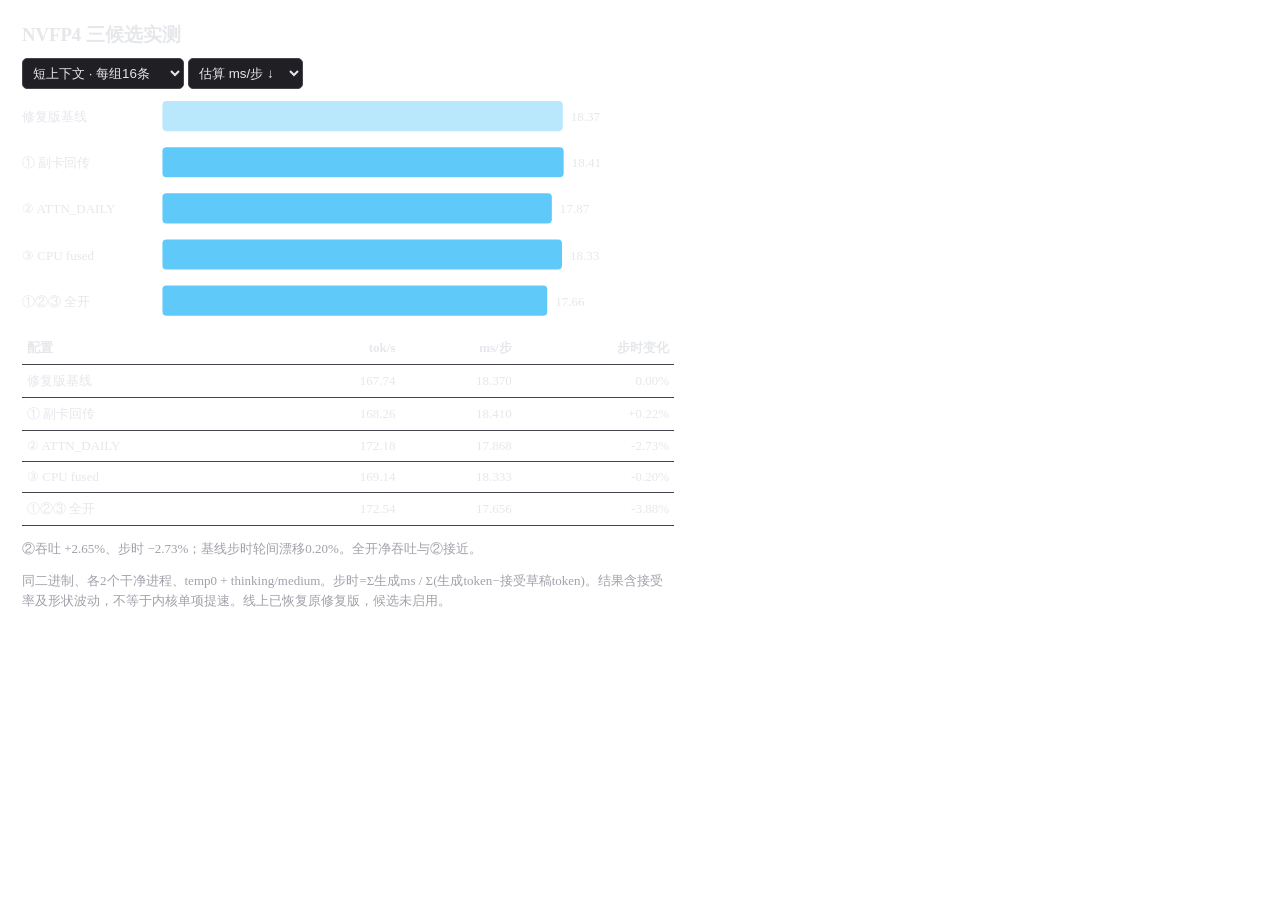
<file: research/nvfp4-opt123-20261019/comparison.html>
<!doctype html><meta charset="utf-8"><style>
.wrap{width:min(680px,100%);box-sizing:border-box;padding:14px;color:var(--foreground, #e5e7eb)}h3{margin:0 0 10px}p{color:var(--muted-foreground, #a1a1aa);line-height:1.5;font-size:13px}select{color:var(--foreground, #e5e7eb);background:var(--card, #202024);border:1px solid var(--border, #44444c);border-radius:5px;padding:6px}svg{width:100%;height:auto;display:block}text{fill:var(--foreground, #e5e7eb)}table{width:100%;border-collapse:collapse;font-size:13px}td,th{padding:7px 5px;border-bottom:1px solid var(--border, #44444c);text-align:right}td:first-child,th:first-child{text-align:left}</style>
<div class="wrap"><h3>NVFP4 三候选实测</h3><select id="ctx"><option value="short">短上下文 · 每组16条</option><option value="long">137K上下文 · 每组4条</option></select> <select id="metric"><option value="ms_step">估算 ms/步 ↓</option><option value="tps">池化 tok/s ↑</option><option value="accept">草稿接受率 %</option></select><svg id="chart" viewBox="0 0 650 242" role="img" aria-label="实测配置对比"></svg><table><thead><tr><th>配置</th><th>tok/s</th><th>ms/步</th><th>步时变化</th></tr></thead><tbody id="body"></tbody></table><p id="note"></p><p>同二进制、各2个干净进程、temp0 + thinking/medium。步时=Σ生成ms / Σ(生成token−接受草稿token)。结果含接受率及形状波动，不等于内核单项提速。线上已恢复原修复版，候选未启用。</p></div><script>
const data={"base": {"short": {"n": 16, "tps": 167.74277872173573, "ms_step": 18.369747899159663, "accept": 78.48089806264711, "helper_wait_ms_step": 1.531812725090036, "gen": 12834, "gen_ms": 76510, "accepted": 8669, "drafted": 11046, "steps_est": 4165, "c1_wait_ms": 6380, "tps_change_pct": 0.0, "step_change_pct": 0.0}, "long": {"n": 4, "tps": 141.8680094901467, "ms_step": 17.88138528138528, "accept": 73.40777502067824, "helper_wait_ms_step": 1.6207792207792209, "gen": 2930, "gen_ms": 20653, "accepted": 1775, "drafted": 2418, "steps_est": 1155, "c1_wait_ms": 1872, "cold_prefill_tps": 6905.415234894279, "tps_change_pct": 0.0, "step_change_pct": 0.0}}, "helper": {"short": {"n": 16, "tps": 168.26352046876238, "ms_step": 18.409620991253643, "accept": 79.18921397780427, "helper_wait_ms_step": 1.4390184645286686, "gen": 12750, "gen_ms": 75774, "accepted": 8634, "drafted": 10903, "steps_est": 4116, "c1_wait_ms": 5923, "tps_change_pct": 0.3104406347593125, "step_change_pct": 0.21705846107884508}, "long": {"n": 4, "tps": 149.69119081157223, "ms_step": 18.23913043478261, "accept": 75.57186016400517, "helper_wait_ms_step": 1.5355731225296443, "gen": 2763, "gen_ms": 18458, "accepted": 1751, "drafted": 2317, "steps_est": 1012, "c1_wait_ms": 1554, "cold_prefill_tps": 6927.482260580746, "tps_change_pct": 5.514408321890829, "step_change_pct": 2.0006568158326354}}, "attn": {"short": {"n": 16, "tps": 172.1848943576459, "ms_step": 17.868370298939247, "accept": 78.50893182646738, "helper_wait_ms_step": 1.496383799421408, "gen": 12762, "gen_ms": 74118, "accepted": 8614, "drafted": 10972, "steps_est": 4148, "c1_wait_ms": 6207, "tps_change_pct": 2.6481710090656696, "step_change_pct": -2.7293657102575253}, "long": {"n": 4, "tps": 154.22157149829184, "ms_step": 17.663793103448278, "accept": 77.15387912558937, "helper_wait_ms_step": 1.5775862068965518, "gen": 2844, "gen_ms": 18441, "accepted": 1800, "drafted": 2333, "steps_est": 1044, "c1_wait_ms": 1647, "cold_prefill_tps": 6888.482998473741, "tps_change_pct": 8.70778553427376, "step_change_pct": -1.216864211093982}}, "pool": {"short": {"n": 16, "tps": 169.13989719465624, "ms_step": 18.332606589147286, "accept": 79.16020082154267, "helper_wait_ms_step": 1.5026647286821706, "gen": 12800, "gen_ms": 75677, "accepted": 8672, "drafted": 10955, "steps_est": 4128, "c1_wait_ms": 6203, "tps_change_pct": 0.832893364213394, "step_change_pct": -0.2021873692348075}, "long": {"n": 4, "tps": 149.48962792229173, "ms_step": 18.96149843912591, "accept": 77.39244951712028, "helper_wait_ms_step": 1.514047866805411, "gen": 2724, "gen_ms": 18222, "accepted": 1763, "drafted": 2278, "steps_est": 961, "c1_wait_ms": 1455, "cold_prefill_tps": 6889.68968968969, "tps_change_pct": 5.37233056242632, "step_change_pct": 6.04043333748332}}, "all": {"short": {"n": 16, "tps": 172.5355924863314, "ms_step": 17.656391875746714, "accept": 78.18862412124533, "helper_wait_ms_step": 1.4140979689366786, "gen": 12749, "gen_ms": 73892, "accepted": 8564, "drafted": 10953, "steps_est": 4185, "c1_wait_ms": 5918, "tps_change_pct": 2.8572399963317396, "step_change_pct": -3.8833196151025096}, "long": {"n": 4, "tps": 152.0582165743456, "ms_step": 17.113382899628252, "accept": 74.37446074201898, "helper_wait_ms_step": 1.5492565055762082, "gen": 2800, "gen_ms": 18414, "accepted": 1724, "drafted": 2318, "steps_est": 1076, "c1_wait_ms": 1667, "cold_prefill_tps": 6936.383563024363, "tps_change_pct": 7.1828787341283284, "step_change_pct": -4.294982573618212}}}; const labels={"base": "修复版基线", "helper": "① 副卡回传", "attn": "② ATTN_DAILY", "pool": "③ CPU fused", "all": "①②③ 全开"};
function render(){const c=document.getElementById('ctx').value,m=document.getElementById('metric').value,keys=Object.keys(data),max=Math.max(...keys.map(k=>data[k][c][m]));document.getElementById('chart').innerHTML=keys.map((k,i)=>{const v=data[k][c][m],y=12+i*46;return `<text x="0" y="${y+20}" font-size="13">${labels[k]}</text><rect x="140" y="${y}" width="${v/max*400}" height="30" rx="4" fill="var(--accent, #38bdf8)" opacity="${k==='base'?.35:.8}"/><text x="${148+v/max*400}" y="${y+20}" font-size="13">${v.toFixed(2)}</text>`}).join('');document.getElementById('body').innerHTML=keys.map(k=>{const d=data[k][c];return `<tr><td>${labels[k]}</td><td>${d.tps.toFixed(2)}</td><td>${d.ms_step.toFixed(3)}</td><td>${d.step_change_pct>0?'+':''}${d.step_change_pct.toFixed(2)}%</td></tr>`}).join('');document.getElementById('note').textContent=c==='short'?'②吞吐 +2.65%、步时 −2.73%；基线步时轮间漂移0.20%。全开净吞吐与②接近。':'②吞吐 +8.71%，但接受率上升；步时只降1.22%，小于基线1.79%的轮间变化。不能说内核提速9%。';}
document.getElementById('ctx').onchange=render;document.getElementById('metric').onchange=render;render();
</script>
</file>
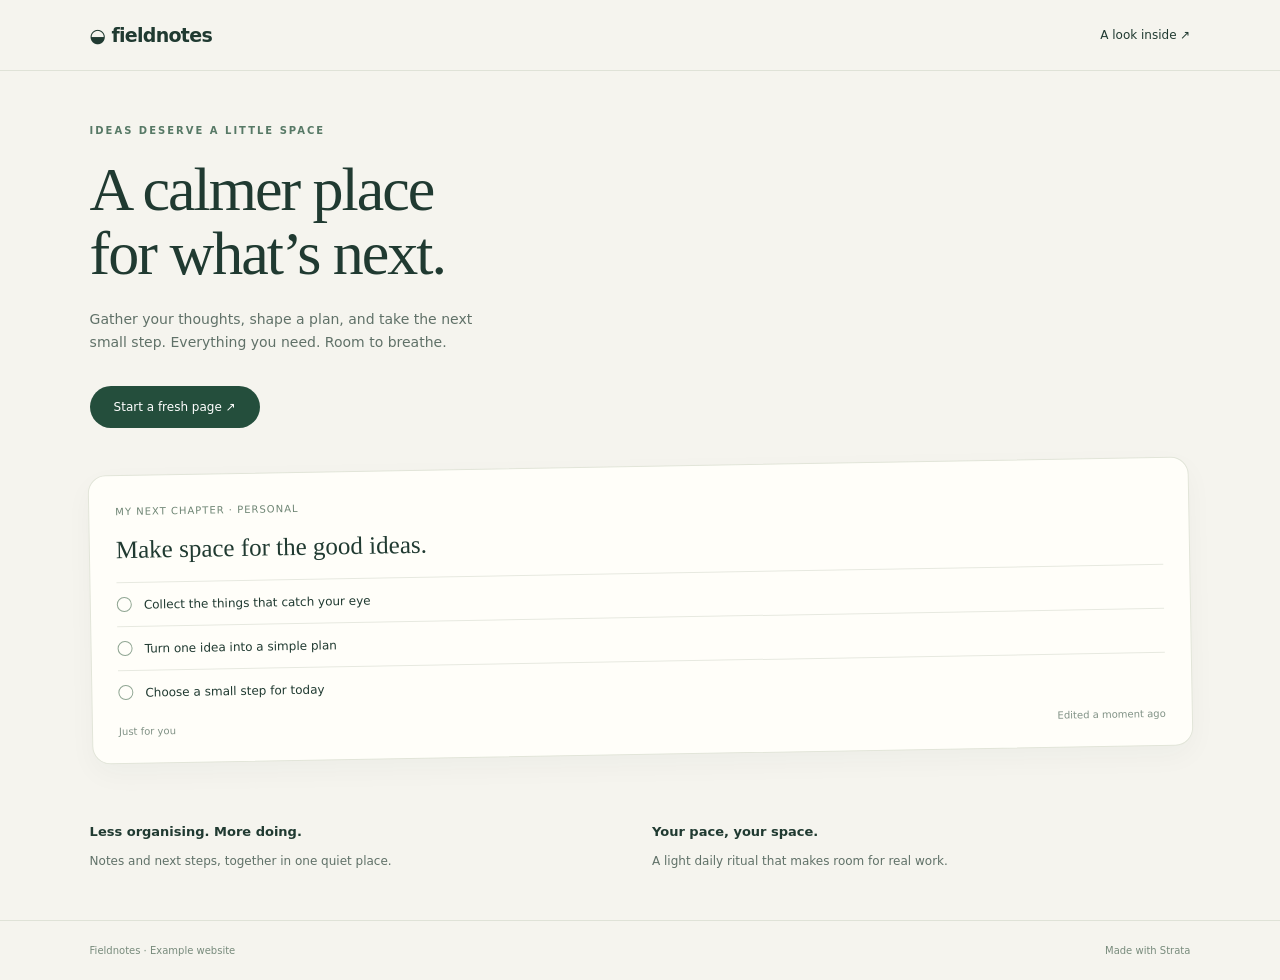
<file: apps/host/public/examples/fieldnotes.html>
<!doctype html><html lang="en"><meta charset="UTF-8"><meta name="viewport" content="width=device-width,initial-scale=1"><title>Fieldnotes — a calmer place for ideas</title><style>*{box-sizing:border-box}body{margin:0;background:#f5f4ee;color:#203a31;font-family:system-ui,sans-serif;font-size:14px}nav{display:flex;align-items:center;justify-content:space-between;padding:24px 7%;border-bottom:1px solid #dfe2d7}nav strong{font-size:19px;letter-spacing:-.7px}a{color:inherit;text-decoration:none}nav a{font-size:12px}main{padding:54px 7% 36px}.eyebrow{text-transform:uppercase;font-size:10px;letter-spacing:2px;font-weight:700;color:#577966}h1{font-family:Georgia,serif;font-size:clamp(38px,7vw,62px);line-height:1.03;letter-spacing:-2px;font-weight:400;max-width:540px;margin:22px 0}p{color:#607168;line-height:1.65;max-width:420px}.cta{background:#244e3c;color:white;border:0;border-radius:28px;padding:14px 24px;font:inherit;font-size:12px;margin:18px 0 38px;cursor:pointer}.note{background:#fffef9;border:1px solid #e2e5d9;border-radius:18px;padding:26px;transform:rotate(-1deg);box-shadow:0 10px 28px #203a3109}.note small{font-size:10px;text-transform:uppercase;letter-spacing:1px;color:#6e8574}.note h2{font:25px Georgia,serif;margin:18px 0}.line{display:flex;align-items:center;gap:12px;border-top:1px solid #e7e9e0;padding:14px 0;font-size:12px}.circle{width:15px;height:15px;border:1px solid #90a693;border-radius:50%}.note footer{display:flex;justify-content:space-between;margin-top:12px;color:#819286;font-size:10px}.features{display:grid;grid-template-columns:1fr 1fr;gap:24px;margin-top:36px}.features h3{font-size:13px}.features p{font-size:12px}body>footer{padding:24px 7%;border-top:1px solid #dfe2d7;font-size:10px;color:#788b7c;display:flex;justify-content:space-between}#feedback{min-height:20px;font-size:12px}@media(max-width:400px){main{padding-top:36px}.features{grid-template-columns:1fr}h1{font-size:40px}}</style><nav><strong>◒ fieldnotes</strong><a href="#inside">A look inside ↗</a></nav><main><div class="eyebrow">Ideas deserve a little space</div><h1>A calmer place<br>for what’s next.</h1><p>Gather your thoughts, shape a plan, and take the next small step. Everything you need. Room to breathe.</p><button class="cta" onclick="document.getElementById('feedback').textContent='Your first note is ready below. This is a working preview.'">Start a fresh page ↗</button><div id="inside" class="note"><small>My next chapter · Personal</small><h2>Make space for the good ideas.</h2><div class="line"><span class="circle"></span>Collect the things that catch your eye</div><div class="line"><span class="circle"></span>Turn one idea into a simple plan</div><div class="line"><span class="circle"></span>Choose a small step for today</div><footer><span>Just for you</span><span>Edited a moment ago</span></footer></div><div id="feedback" role="status"></div><section class="features"><div><h3>Less organising. More doing.</h3><p>Notes and next steps, together in one quiet place.</p></div><div><h3>Your pace, your space.</h3><p>A light daily ritual that makes room for real work.</p></div></section></main><footer><span>Fieldnotes · Example website</span><span>Made with Strata</span></footer></html>
</file>
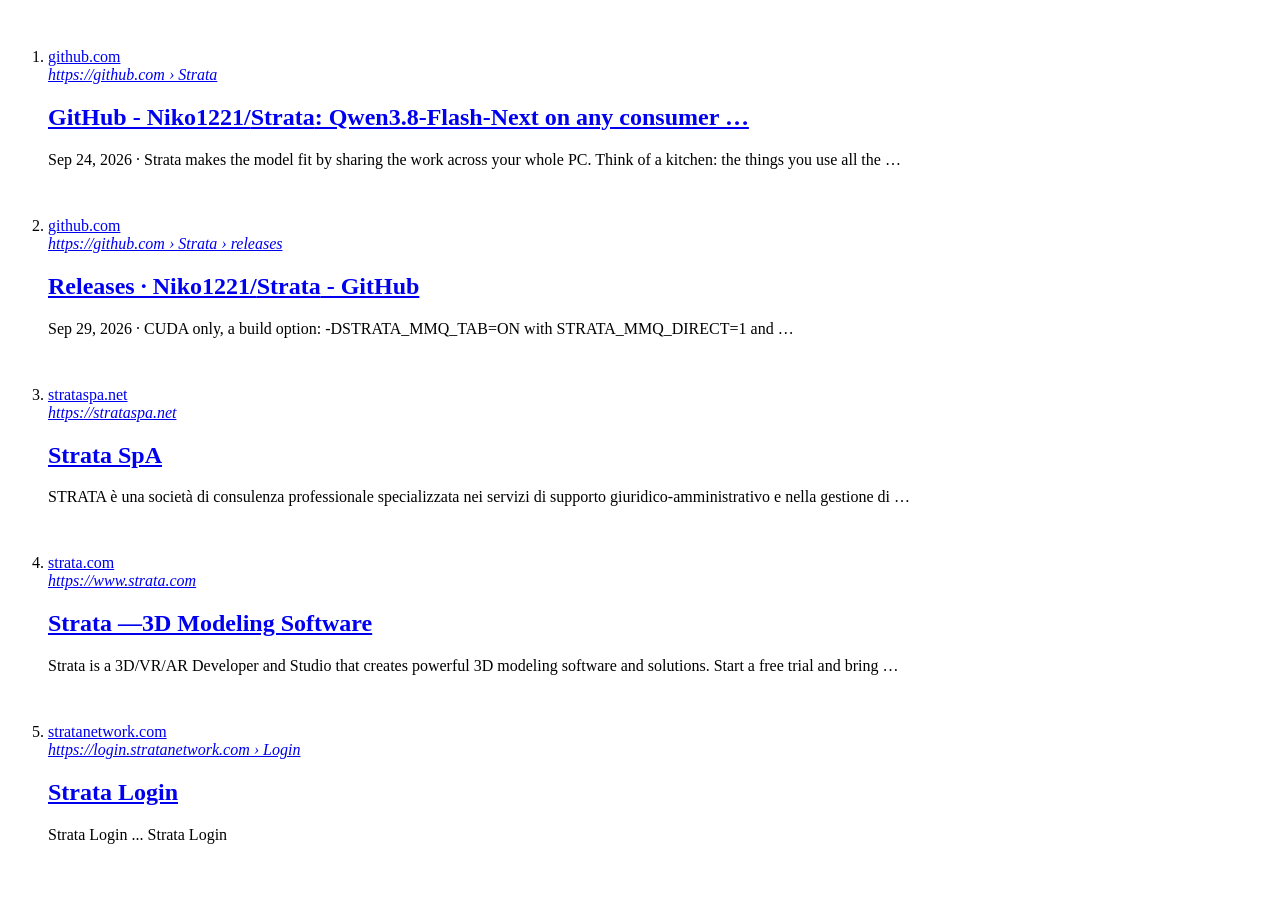
<file: apps/host/tests/fixtures/bing-results.html>
<!doctype html><html><head><title>strata local llm engine - Search</title></head><body><ol id="b_results">
<li class="b_algo" data-id iid=SERP.5344><div class="b_tpcn"><a class="tilk" aria-label="github.com" RedirectUrl="" tabindex="-1" target="_blank" href="https://www.bing.com/ck/a?!&amp;&amp;p=742e070f460f31c63a7850b7e2884cb8ee651cb333f2ce0f6a64719eb0a6a8a4JmltdHM9MTc5MjI4MTYwMA&amp;ptn=3&amp;ver=2&amp;hsh=4&amp;fclid=0df69d14-8c8b-65ee-062f-8ae28d666410&amp;u=a1aHR0cHM6Ly9naXRodWIuY29tL05pa28xMjIxL1N0cmF0YQ&amp;ntb=1" h="ID=SERP,5129.1"><div class="tpic"><div class="wr_fav" data-priority="2"><div class="cico siteicon" style="width:32px;height:32px;"><div class="rms_iac" style="height:32px;line-height:32px;width:32px;" data-height="32" data-width="32" data-alt="Global web icon" data-class="rms_img" data-src="https://th.bing.com/th/id/ODLS.A2450BEC-5595-40BA-9F13-D9EC6AB74B9F?w=32&amp;h=32&amp;qlt=90&amp;pcl=fffffa&amp;o=6&amp;pid=1.2"></div></div></div></div><div class="tptxt"><div class="tptt">github.com</div><div class="tpmeta"><div class="b_attribution" tabindex="-1"><cite>https://github.com › Strata</cite></div></div></div></a></div><h2><a target="_blank" href="https://www.bing.com/ck/a?!&amp;&amp;p=742e070f460f31c63a7850b7e2884cb8ee651cb333f2ce0f6a64719eb0a6a8a4JmltdHM9MTc5MjI4MTYwMA&amp;ptn=3&amp;ver=2&amp;hsh=4&amp;fclid=0df69d14-8c8b-65ee-062f-8ae28d666410&amp;u=a1aHR0cHM6Ly9naXRodWIuY29tL05pa28xMjIxL1N0cmF0YQ&amp;ntb=1" h="ID=SERP,5129.2">GitHub - Niko1221/<strong>Strata</strong>: Qwen3.8-Flash-Next on any consumer …</a></h2><div class="b_caption"><p class="b_lineclamp2" data-rslinkclamp-iid=""><span class="news_dt">Sep 24, 2026</span>&nbsp;&#0183;&#32;Strata makes the model fit by sharing the work across your whole PC. Think of a kitchen: the things you use all the …</p></div><div elementtiming=frp.MiddleOfPage aria-hidden="true" style="pointer-events:none;margin-top:-1px;height:1px;width:1px;font-size:1px;position:absolute;top:0;right:0;" tabindex="-1"> &nbsp; </div></li>
<li class="b_algo" data-id iid=SERP.5345><div class="b_tpcn"><a class="tilk" aria-label="github.com" RedirectUrl="" tabindex="-1" target="_blank" href="https://www.bing.com/ck/a?!&amp;&amp;p=83a355ead65461d915b3a98842374b9104c98dfcc6a84d37dced83063413be2dJmltdHM9MTc5MjI4MTYwMA&amp;ptn=3&amp;ver=2&amp;hsh=4&amp;fclid=0df69d14-8c8b-65ee-062f-8ae28d666410&amp;u=a1aHR0cHM6Ly9naXRodWIuY29tL05pa28xMjIxL1N0cmF0YS9yZWxlYXNlcw&amp;ntb=1" h="ID=SERP,5147.1"><div class="tpic"><div class="wr_fav" data-priority="2"><div class="cico siteicon" style="width:32px;height:32px;"><div class="rms_iac" style="height:32px;line-height:32px;width:32px;" data-height="32" data-width="32" data-alt="Global web icon" data-class="rms_img" data-src="https://th.bing.com/th/id/ODLS.A2450BEC-5595-40BA-9F13-D9EC6AB74B9F?w=32&amp;h=32&amp;qlt=91&amp;pcl=fffffa&amp;o=6&amp;pid=1.2"></div></div></div></div><div class="tptxt"><div class="tptt">github.com</div><div class="tpmeta"><div class="b_attribution" tabindex="-1"><cite>https://github.com › Strata › releases</cite></div></div></div></a></div><h2><a target="_blank" href="https://www.bing.com/ck/a?!&amp;&amp;p=83a355ead65461d915b3a98842374b9104c98dfcc6a84d37dced83063413be2dJmltdHM9MTc5MjI4MTYwMA&amp;ptn=3&amp;ver=2&amp;hsh=4&amp;fclid=0df69d14-8c8b-65ee-062f-8ae28d666410&amp;u=a1aHR0cHM6Ly9naXRodWIuY29tL05pa28xMjIxL1N0cmF0YS9yZWxlYXNlcw&amp;ntb=1" h="ID=SERP,5147.2">Releases &#183; Niko1221/<strong>Strata</strong> - GitHub</a></h2><div class="b_caption"><p class="b_lineclamp2" data-rslinkclamp-iid=""><span class="news_dt">Sep 29, 2026</span>&nbsp;&#0183;&#32;CUDA only, a build option: -DSTRATA_MMQ_TAB=ON with STRATA_MMQ_DIRECT=1 and …</p></div></li>
<li class="b_algo" data-id iid=SERP.5346><div class="b_tpcn"><a class="tilk" aria-label="strataspa.net" RedirectUrl="" tabindex="-1" target="_blank" href="https://www.bing.com/ck/a?!&amp;&amp;p=ec423c99a1c500049b15008a1c77da5392295e31d9001a6d0ce9ae573da58e90JmltdHM9MTc5MjI4MTYwMA&amp;ptn=3&amp;ver=2&amp;hsh=4&amp;fclid=0df69d14-8c8b-65ee-062f-8ae28d666410&amp;u=a1aHR0cHM6Ly9zdHJhdGFzcGEubmV0Lw&amp;ntb=1" h="ID=SERP,5164.1"><div class="tpic"><div class="wr_fav" data-priority="2"><div class="cico siteicon" style="width:32px;height:32px;"><div class="rms_iac" style="height:32px;line-height:32px;width:32px;" data-height="32" data-width="32" data-alt="Global web icon" data-class="rms_img" data-src="https://th.bing.com/th/id/ODLS.A2450BEC-5595-40BA-9F13-D9EC6AB74B9F?w=32&amp;h=32&amp;qlt=92&amp;pcl=fffffa&amp;o=6&amp;pid=1.2"></div></div></div></div><div class="tptxt"><div class="tptt">strataspa.net</div><div class="tpmeta"><div class="b_attribution" tabindex="-1"><cite>https://strataspa.net</cite></div></div></div></a></div><h2><a target="_blank" href="https://www.bing.com/ck/a?!&amp;&amp;p=ec423c99a1c500049b15008a1c77da5392295e31d9001a6d0ce9ae573da58e90JmltdHM9MTc5MjI4MTYwMA&amp;ptn=3&amp;ver=2&amp;hsh=4&amp;fclid=0df69d14-8c8b-65ee-062f-8ae28d666410&amp;u=a1aHR0cHM6Ly9zdHJhdGFzcGEubmV0Lw&amp;ntb=1" h="ID=SERP,5164.2"><strong>Strata</strong> SpA</a></h2><div class="b_caption"><p class="b_lineclamp2" data-rslinkclamp-iid="">STRATA &#232; una societ&#224; di consulenza professionale specializzata nei servizi di supporto giuridico-amministrativo e nella gestione di …</p></div></li>
<li class="b_algo" data-id iid=SERP.5347><div class="b_tpcn"><a class="tilk" aria-label="strata.com" RedirectUrl="" tabindex="-1" target="_blank" href="https://www.bing.com/ck/a?!&amp;&amp;p=1dc980cbad2cc71b1b9b3988e8f4602008bc6a4d968de8149c77db25289dcba0JmltdHM9MTc5MjI4MTYwMA&amp;ptn=3&amp;ver=2&amp;hsh=4&amp;fclid=0df69d14-8c8b-65ee-062f-8ae28d666410&amp;u=a1aHR0cHM6Ly93d3cuc3RyYXRhLmNvbS8&amp;ntb=1" h="ID=SERP,5180.1"><div class="tpic"><div class="wr_fav" data-priority="2"><div class="cico siteicon" style="width:32px;height:32px;"><div class="rms_iac" style="height:32px;line-height:32px;width:32px;" data-height="32" data-width="32" data-alt="Global web icon" data-class="rms_img" data-src="https://th.bing.com/th/id/ODLS.A2450BEC-5595-40BA-9F13-D9EC6AB74B9F?w=32&amp;h=32&amp;qlt=93&amp;pcl=fffffa&amp;o=6&amp;pid=1.2"></div></div></div></div><div class="tptxt"><div class="tptt">strata.com</div><div class="tpmeta"><div class="b_attribution" tabindex="-1"><cite>https://www.strata.com</cite></div></div></div></a></div><h2><a target="_blank" href="https://www.bing.com/ck/a?!&amp;&amp;p=1dc980cbad2cc71b1b9b3988e8f4602008bc6a4d968de8149c77db25289dcba0JmltdHM9MTc5MjI4MTYwMA&amp;ptn=3&amp;ver=2&amp;hsh=4&amp;fclid=0df69d14-8c8b-65ee-062f-8ae28d666410&amp;u=a1aHR0cHM6Ly93d3cuc3RyYXRhLmNvbS8&amp;ntb=1" h="ID=SERP,5180.2"><strong>Strata</strong> —3D Modeling Software</a></h2><div class="b_caption"><p class="b_lineclamp2" data-rslinkclamp-iid="">Strata is a 3D/VR/AR Developer and Studio that creates powerful 3D modeling software and solutions. Start a free trial and bring …</p></div></li>
<li class="b_algo" data-id iid=SERP.5348><div class="b_tpcn"><a class="tilk" aria-label="stratanetwork.com" RedirectUrl="" tabindex="-1" target="_blank" href="https://www.bing.com/ck/a?!&amp;&amp;p=d3ffcc77c74e73bdb811924b6eda6f244b5876d150d8b08dc90500765cc5a782JmltdHM9MTc5MjI4MTYwMA&amp;ptn=3&amp;ver=2&amp;hsh=4&amp;fclid=0df69d14-8c8b-65ee-062f-8ae28d666410&amp;u=a1aHR0cHM6Ly9sb2dpbi5zdHJhdGFuZXR3b3JrLmNvbS9Mb2dpbg&amp;ntb=1" h="ID=SERP,5194.1"><div class="tpic"><div class="wr_fav" data-priority="2"><div class="cico siteicon" style="width:32px;height:32px;"><div class="rms_iac" style="height:32px;line-height:32px;width:32px;" data-height="32" data-width="32" data-alt="Global web icon" data-class="rms_img" data-src="https://th.bing.com/th/id/ODLS.A2450BEC-5595-40BA-9F13-D9EC6AB74B9F?w=32&amp;h=32&amp;qlt=94&amp;pcl=fffffa&amp;o=6&amp;pid=1.2"></div></div></div></div><div class="tptxt"><div class="tptt">stratanetwork.com</div><div class="tpmeta"><div class="b_attribution" tabindex="-1"><cite>https://login.stratanetwork.com › Login</cite></div></div></div></a></div><h2><a target="_blank" href="https://www.bing.com/ck/a?!&amp;&amp;p=d3ffcc77c74e73bdb811924b6eda6f244b5876d150d8b08dc90500765cc5a782JmltdHM9MTc5MjI4MTYwMA&amp;ptn=3&amp;ver=2&amp;hsh=4&amp;fclid=0df69d14-8c8b-65ee-062f-8ae28d666410&amp;u=a1aHR0cHM6Ly9sb2dpbi5zdHJhdGFuZXR3b3JrLmNvbS9Mb2dpbg&amp;ntb=1" h="ID=SERP,5194.2"><strong>Strata</strong> Login</a></h2><div class="b_caption"><p class="b_lineclamp2" data-rslinkclamp-iid="">Strata Login ... Strata Login</p></div></li>
</ol></body></html>
</file>
